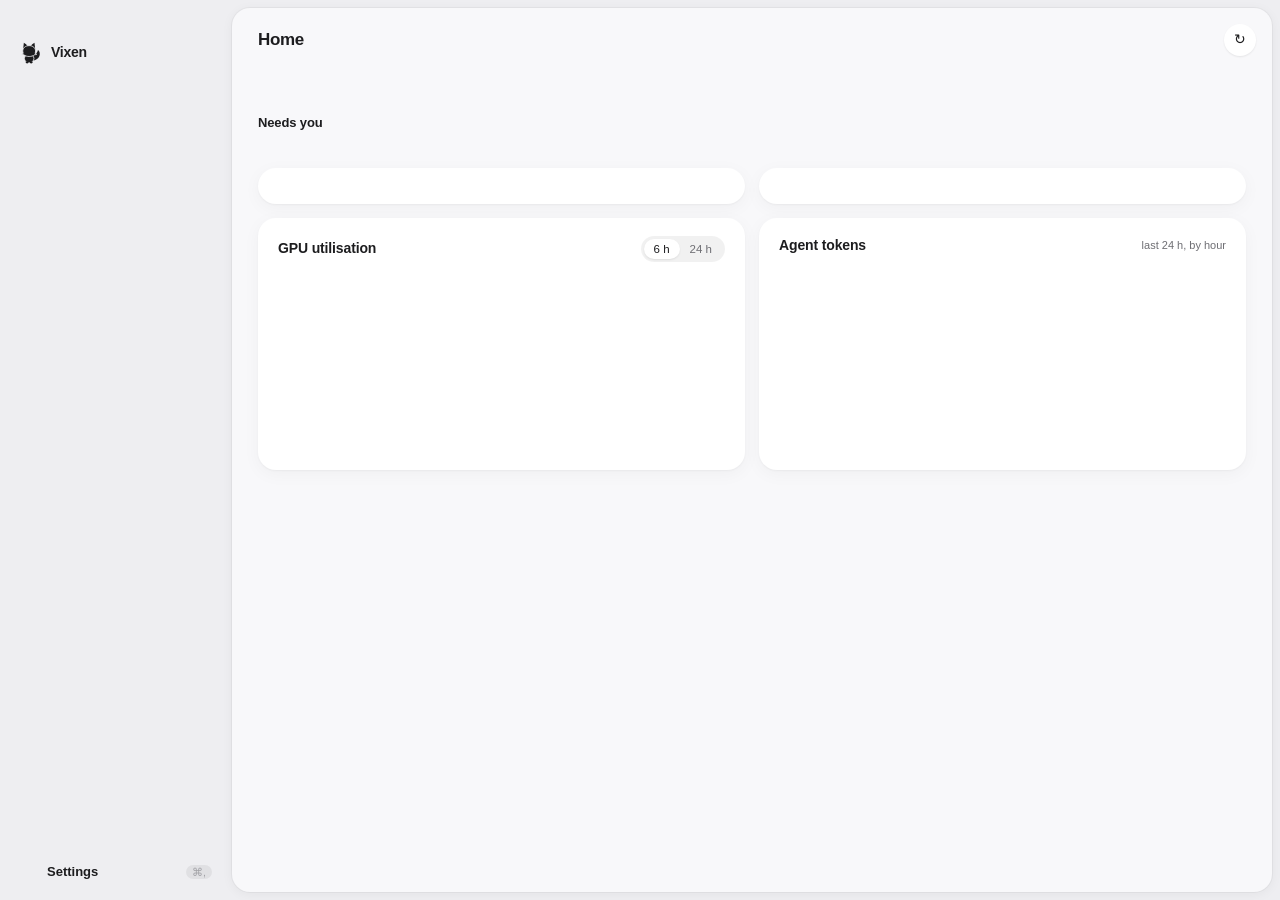
<file: app/ui/index.html>
<!doctype html>
<html lang="en">
<head>
  <meta charset="utf-8">
  <meta name="viewport" content="width=device-width, initial-scale=1">
  <title>Vixen</title>
  <link rel="stylesheet" href="styles.css">
</head>
<body>
  <aside class="sidebar">
    <div class="traffic"></div>
    <div class="brand">
      <svg class="logo"><use href="#logo"/></svg>
      <span>Vixen</span>
    </div>
    <nav id="targets" aria-label="Navigation"></nav>
    <footer class="side-foot">
      <button class="nav-item top" id="btn-settings" title="Settings (⌘,)">
        <span class="nav-ic" id="settings-ic"></span><span class="nav-name">Settings</span>
        <span class="nav-pills"><span id="settings-dirty"></span><kbd>⌘,</kbd></span>
      </button>
    </footer>
  </aside>

  <main id="view-settings" class="settings" hidden>
    <header class="toolbar">
      <div class="title-block">
        <h1>Settings</h1>
        <div id="set-path" class="muted mono"></div>
      </div>
      <div class="spacer"></div>
      <button class="ghost" id="set-open" title="Open the TOML file in your editor">Open file</button>
      <button id="set-revert" disabled>Revert</button>
      <button id="set-save" class="primary" disabled title="Save (⌘S)">Save</button>
    </header>
    <div class="settings-layout">
      <nav class="set-nav" id="set-nav" aria-label="Settings sections"></nav>
      <div class="content set-content">
        <div class="settings-body">
          <div id="set-error"></div>
          <section class="set-pane" data-pane="general" hidden>
            <header class="pane-head"><div><h2>General</h2><p>How often machines are polled and how much of each job log is read.</p></div><span class="scope save">Saved to config.toml</span></header>
<div class="group-box">
          <label class="row">
            <div><div class="row-title">Poll interval</div><div class="row-help">How often each target is checked, unless it sets its own.</div></div>
            <div class="unit"><input id="g-interval" type="number" min="2" step="1"><span>sec</span></div>
          </label>
          <label class="row">
            <div><div class="row-title">Log tail</div><div class="row-help">Read from the end of each job log to find progress.</div></div>
            <div class="unit"><input id="g-tail" type="number" min="1" step="1"><span>KB</span></div>
          </label>
        </div>
          </section>
          <section class="set-pane" data-pane="machines" hidden>
            <header class="pane-head"><div><h2>Machines</h2><p>SSH hosts, clusters and cloud providers to monitor. Hosts are aliases from ~/.ssh/config.</p></div><span class="scope save">Saved to config.toml</span></header>
            <div class="pane-actions"><button id="t-add" class="ghost">＋ Add machine</button></div>
            <div class="targets-pane">
          <div id="t-list" class="t-list"></div>
          <div id="t-form" class="t-form"></div>
        
          </section>
          <section class="set-pane" data-pane="agents" hidden>
            <header class="pane-head"><div><h2>Agents</h2><p>Coding agents read from each tool's local session files on this Mac.</p></div><span class="scope save">Saved to config.toml</span></header>
<div class="group-box" id="agent-cfg">
          <div class="row">
            <div><div class="row-title">Watch code agents</div><div class="row-help">Show Claude Code, Codex, Antigravity and OpenCode sessions on this Mac.</div></div>
            <div class="ctl"><label class="switch"><input type="checkbox" data-ag="enabled"><span></span></label></div>
          </div>
          <div class="row">
            <div><div class="row-title">Tools</div><div class="row-help">Which agents to read.</div></div>
            <div class="ctl tool-toggles">
              <label><input type="checkbox" data-ag="claude_code"> Claude Code</label>
              <label><input type="checkbox" data-ag="codex"> Codex</label>
              <label><input type="checkbox" data-ag="antigravity"> Antigravity</label>
              <label><input type="checkbox" data-ag="opencode"> OpenCode</label>
            </div>
          </div>
          <div class="row">
            <div><div class="row-title">Live Claude limits</div><div class="row-help">Fetch plan limits every 5 min using Claude Code's saved login (macOS asks once for Keychain access). Off: limits update when you run /usage.</div></div>
            <div class="ctl"><label class="switch"><input type="checkbox" data-ag="live_claude_limits"><span></span></label></div>
          </div>
          <label class="row">
            <div><div class="row-title">Window</div><div class="row-help">List sessions active within this many hours.</div></div>
            <div class="unit"><input data-ag="window_hours" type="number" min="1" step="1"><span>h</span></div>
          </label>
        </div>
          </section>
          <section class="set-pane" data-pane="insights" hidden>
            <header class="pane-head"><div><h2>Insights</h2><p>A local model reads your jobs' logs and your agents' transcripts, then writes a short note on each. It runs on Ollama, on this Mac by default.</p></div><span class="scope save">Saved to config.toml</span></header>
<div class="group-box" id="ins-cfg">
          <div class="row">
            <div><div class="row-title">Write insights</div><div class="row-help">Summarise running jobs and active agents on Home, in each row and in the menu bar.</div></div>
            <div class="ctl"><label class="switch"><input type="checkbox" data-ins="enabled"><span></span></label></div>
          </div>
          <label class="row">
            <div><div class="row-title">Ollama server</div><div class="row-help">Job logs and agent activity are sent here. Keep it on localhost to stay on this Mac.</div></div>
            <input data-ins="url" type="text" placeholder="http://localhost:11434" spellcheck="false" autocomplete="off">
          </label>
          <div class="row">
            <div><div class="row-title">Model</div><div class="row-help" id="ins-status">Any chat model from <span class="mono">ollama list</span>. Small general models (Gemma, Llama, Qwen) work well.</div></div>
            <div class="ctl ins-model"><select data-ins="model"></select><button id="ins-check" title="Look up installed models">Check</button></div>
          </div>
          <label class="row">
            <div><div class="row-title">Every</div><div class="row-help">How often a new summary is written. Skipped when nothing changed.</div></div>
            <div class="unit"><input data-ins="interval" type="number" min="1" step="1"><span>min</span></div>
          </label>
          <div class="row">
            <div><div class="row-title">Read job logs</div><div class="row-help">Include the last lines of each running job's log (one extra SSH round trip per job).</div></div>
            <div class="ctl"><label class="switch"><input type="checkbox" data-ins="job_logs"><span></span></label></div>
          </div>
        </div>
            <p class="pane-note">No Ollama yet? Install it from ollama.com, then run <span class="mono">ollama pull gemma3</span>.</p>
          </section>
          <section class="set-pane" data-pane="menubar" hidden>
            <header class="pane-head"><div><h2>Menu bar</h2><p>What the fox in the menu bar shows next to it.</p></div><span class="scope now">Applies immediately</span></header>
<div class="group-box"><div class="row">
            <div><div class="row-title">Menu bar</div><div class="row-help">What appears next to the fox in the menu bar.</div></div>
            <div class="ctl"><div class="segmented" id="pref-tray">
              <button data-tray="icon">Icon</button><button data-tray="count">Count</button><button data-tray="count_eta">Count + ETA</button>
            </div></div>
          </div></div>
          </section>
          <section class="set-pane" data-pane="fox" hidden>
            <header class="pane-head"><div><h2>Floating icon</h2><p>An optional icon above your windows. Click it for the summary; drag to move it.</p></div><span class="scope now">Applies immediately</span></header>
<div class="group-box"><div class="row">
            <div><div class="row-title">Floating button</div><div class="row-help">A small icon button above all windows. Click for the summary; drag to move it.</div></div>
            <div class="ctl"><label class="switch"><input type="checkbox" id="pref-float"><span></span></label></div>
          </div><div class="row fox-row">
            <div><div class="row-title">Icon</div><div class="row-help">Which icon floats on your screen.</div></div>
            <div class="fox-picker" id="pref-fox"></div>
          </div></div>
          </section>
          <section class="set-pane" data-pane="notifications" hidden>
            <header class="pane-head"><div><h2>Notifications</h2><p>When the floating icon and macOS tell you something happened.</p></div><span class="scope now">Applies immediately</span></header>
<div class="group-box"><div class="row">
            <div><div class="row-title">Icon messages</div><div class="row-help">The floating icon shows a message (close it with ✕) when these happen.</div></div>
            <div class="ctl tool-toggles" id="pref-events">
              <label><input type="checkbox" data-ev="started"> Job started</label>
              <label><input type="checkbox" data-ev="finished"> Finished</label>
              <label><input type="checkbox" data-ev="failed"> Failed</label>
              <label><input type="checkbox" data-ev="limits"> Limits</label>
              <label><input type="checkbox" data-ev="insights"> Insights</label>
            </div>
          </div><label class="row">
            <div><div class="row-title">Limit alert</div><div class="row-help">Alert when any agent limit (session, weekly…) reaches this. 0 turns it off.</div></div>
            <div class="unit"><input id="pref-limit" type="number" min="0" max="100" step="5"><span>%</span></div>
          </label></div>
            <p class="pane-note">macOS notifications are sent for finished and failed jobs, agents waiting for you, limits above the threshold, and problems an insight newly flags (when Insights is on). Manage them in System Settings → Notifications → Vixen.</p>
          </section>
          <section class="set-pane" data-pane="about" hidden>
            <header class="pane-head"><div><h2>About</h2><p></p></div></header>
            <div class="about">
              <svg class="about-logo"><use href="#logo"/></svg>
              <div><div class="about-name">Vixen <span id="about-version" class="muted"></span></div>
              <div class="muted">GPU, job and coding-agent monitoring.</div></div>
            </div>
            <div class="group-box">
              <div class="row"><div><div class="row-title">Updates</div><div class="row-help" id="upd-help">Not checked yet</div></div>
                <div class="ctl upd-ctl"><button class="ghost" id="upd-notes" hidden>Release notes</button><button id="upd-check">Check now</button><button class="primary" id="upd-install" hidden>Update</button></div></div>
              <div class="row"><div><div class="row-title">Check automatically</div><div class="row-help">Look for a new release every few hours. A banner and a notification say when one is out.</div></div>
                <div class="ctl"><label class="switch"><input type="checkbox" id="pref-updates"><span></span></label></div></div>
            </div>
            <div class="group-box">
              <div class="row"><div><div class="row-title">Configuration</div><div class="row-help mono" id="about-path"></div></div>
                <div class="ctl"><button id="about-open">Open file</button></div></div>
              <div class="row"><div><div class="row-title">Source and releases</div><div class="row-help">github.com/kleyt0n/vixen</div></div>
                <div class="ctl"><button id="about-gh">Open on GitHub</button></div></div>
            </div>
          </section>
        </div>
      </div>
    </div>
  </main>

  <main id="view-home">
    <header class="toolbar">
      <div class="title-block">
        <h1>Home</h1>
        <div id="home-sub" class="muted"></div>
      </div>
      <span class="spacer"></span>
      <button id="home-refresh" class="icon" title="Refresh now (⌘R)">↻</button>
    </header>
    <div class="content">
      <div class="home">
        <section class="card insights-card" id="insights" hidden></section>
        <section>
          <h2 class="section-title">Needs you <span id="attn-count" class="count"></span></h2>
          <div id="attn" class="attn"></div>
        </section>
        <div class="home-grid">
          <section class="card" id="home-compute"></section>
          <section class="card" id="home-agents"></section>
        </div>
        <div class="home-grid trends">
          <section class="card">
            <div class="card-head"><h2>GPU utilisation</h2>
              <div class="segmented" id="util-range"><button data-r="6" class="on">6 h</button><button data-r="24">24 h</button></div></div>
            <div id="util-legend"></div>
            <div class="chart-box" id="util-chart"></div>
          </section>
          <section class="card">
            <div class="card-head"><h2>Agent tokens</h2><span class="muted small">last 24 h, by hour</span></div>
            <div id="tok-legend"></div>
            <div class="chart-box" id="tok-chart"></div>
          </section>
        </div>
      </div>
    </div>
  </main>

  <main id="view-agents" hidden>
    <header class="toolbar">
      <div class="title-block">
        <h1 id="agents-title">Agents</h1>
        <div id="agents-sub" class="muted"></div>
      </div>
      <span class="spacer"></span>
      <div class="segmented" id="agent-filter">
        <button data-af="active" class="on">Active</button>
        <button data-af="all">All</button>
      </div>
      <input id="agent-search" type="search" placeholder="Filter sessions" autocomplete="off" spellcheck="false">
    </header>
    <div class="content">
      <div class="agents">
        <div id="usage" class="usage-grid"></div>
        <div id="agents"></div>
      </div>
    </div>
  </main>

  <main id="view-dash" hidden>
    <header class="toolbar">
      <div class="title-block">
        <h1 id="title">Overview</h1>
        <div id="subtitle" class="muted"></div>
      </div>
      <div id="stats" class="stats"></div>
      <input id="search" type="search" placeholder="Filter jobs  /" autocomplete="off" spellcheck="false">
      <button id="btn-refresh" class="icon" title="Refresh now (⌘R)">↻</button>
    </header>

    <div class="content">
      <div id="banner"></div>
      <section>
        <h2 class="section-title">GPUs <span id="gpu-count" class="count"></span></h2>
        <div id="gpus" class="gpu-grid"></div>
      </section>
      <section>
        <div class="jobs-head">
          <h2 class="section-title">Jobs <span id="job-count" class="count"></span></h2>
          <div class="segmented" id="filter">
            <button data-f="active">Running</button>
            <button data-f="queued">Queued</button>
            <button data-f="all" class="on">All</button>
          </div>
        </div>
        <div id="jobs" class="jobs"></div>
      </section>
    </div>
  </main>

  <div id="sheet" class="sheet" hidden>
    <div class="sheet-head">
      <div>
        <div id="sheet-title" class="sheet-title"></div>
        <div id="sheet-sub" class="muted mono small"></div>
      </div>
      <div class="sheet-actions">
        <select id="sheet-lines" title="Lines">
          <option>100</option><option selected>300</option><option>1000</option>
        </select>
        <button id="sheet-refresh" class="icon" title="Reload log">↻</button>
        <button id="sheet-close" class="icon" title="Close (Esc)">✕</button>
      </div>
    </div>
    <pre id="sheet-body" class="log"></pre>
  </div>

  <div id="modal" class="modal" hidden>
    <div class="dialog" role="dialog" aria-modal="true">
      <div id="modal-title" class="dialog-title"></div>
      <div id="modal-body" class="muted"></div>
      <div class="dialog-actions">
        <button id="modal-cancel">Keep</button>
        <button id="modal-ok" class="danger"></button>
      </div>
    </div>
  </div>

  <datalist id="ssh-hosts"></datalist>
  <div id="update-banner" class="update-banner" role="status" hidden></div>
  <div id="toast" class="toast" hidden></div>

  <script src="common.js"></script>
  <script src="foxes.js"></script>
  <script src="charts.js"></script>
  <script src="app.js"></script>
</body>
</html>
</file>
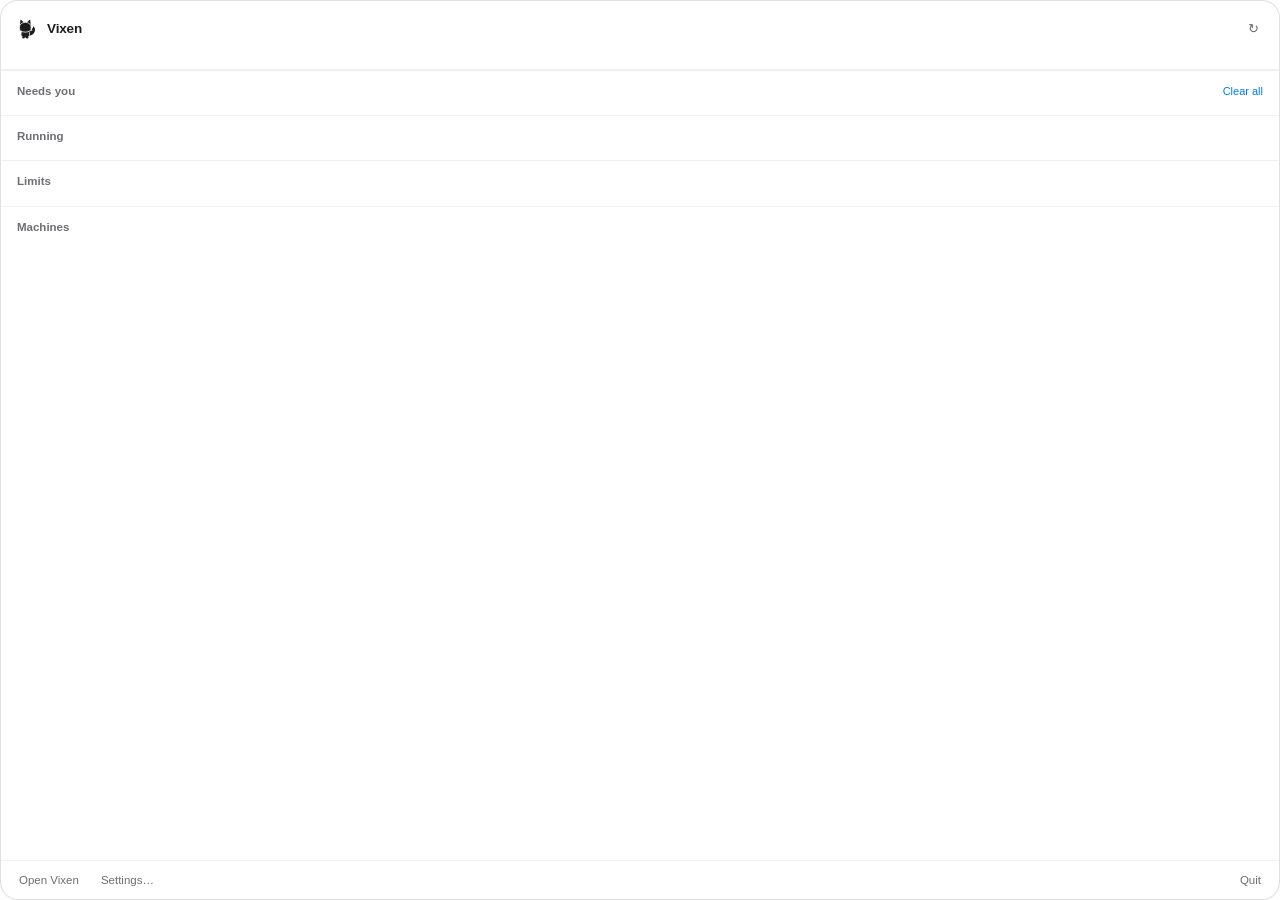
<file: app/ui/panel.html>
<!doctype html>
<html lang="en">
<head>
  <meta charset="utf-8">
  <title>Vixen</title>
  <link rel="stylesheet" href="styles.css">
  <link rel="stylesheet" href="panel.css">
</head>
<body class="panel-body">
  <div class="panel">
    <header class="p-head" title="Drag to move · double-click to fit content">
      <svg class="logo"><use href="#logo"/></svg>
      <div class="p-title"><b id="p-title">Vixen</b><span id="p-sub"></span></div>
      <button class="ghost icon" id="p-refresh" title="Refresh now">↻</button>
    </header>
    <div class="p-tiles" id="p-tiles"></div>
    <div class="p-scroll" id="p-scroll">
      <div id="p-banner"></div>
      <div id="p-update"></div>
      <section class="p-sec" id="sec-insight" hidden><div class="p-label">Insights <b id="p-ins-when"></b></div><div id="p-insight"></div></section>
      <section class="p-sec" id="sec-needs"><div class="p-label">Needs you <button class="link" id="p-needs-clear">Clear all</button></div><div id="p-needs"></div></section>
      <section class="p-sec" id="sec-run"><div class="p-label">Running <b id="p-next"></b></div><div id="p-timeline" class="timeline"></div><div id="p-queued"></div></section>
      <section class="p-sec" id="sec-limits"><div class="p-label">Limits</div><div id="p-limits"></div></section>
      <section class="p-sec" id="sec-machines"><div class="p-label">Machines</div><div id="p-machines" class="chips"></div></section>
    </div>
    <footer class="p-foot">
      <button class="ghost" data-a="open">Open Vixen</button>
      <button class="ghost" data-a="settings">Settings…</button>
      <span class="spacer"></span>
      <span class="p-updated" data-ago="0" id="p-updated"></span>
      <button class="ghost" data-a="quit">Quit</button>
    </footer>
  </div>
  <script src="common.js"></script>
  <script src="panel.js"></script>
</body>
</html>
</file>
<file: app/ui/styles.css>
:root {
  --bg: #f8f8fa;
  --panel: #ffffff;
  --side: #eeeef1;
  --line: rgba(0, 0, 0, 0.06);
  --line-strong: rgba(0, 0, 0, 0.12);
  --text: #1d1d1f;
  --muted: #6e6e73;
  --faint: #a1a1a6;
  --hover: rgba(0, 0, 0, 0.04);
  --select: rgba(0, 122, 255, 0.1);
  --raised: #ffffff;
  --accent: #007aff;
  --green: #28a745;
  --green-soft: rgba(40, 167, 69, 0.14);
  --blue: #0a84ff;
  --blue-soft: rgba(10, 132, 255, 0.12);
  --amber: #c27c00;
  --amber-soft: rgba(255, 159, 10, 0.16);
  --red: #e5342b;
  --red-soft: rgba(255, 59, 48, 0.12);
  --track: rgba(0, 0, 0, 0.055);
  --shadow: 0 1px 2px rgba(0, 0, 0, 0.04), 0 4px 18px rgba(0, 0, 0, 0.04);
  --shadow-sm: 0 1px 2px rgba(0, 0, 0, 0.08);
  --canvas-shadow: 0 0 0 1px rgba(0, 0, 0, 0.04), 0 2px 12px rgba(0, 0, 0, 0.05);
  --r-xs: 8px;
  --r-sm: 10px;
  --r-md: 14px;
  --r-lg: 18px;
  --r-pill: 999px;
  --mono: ui-monospace, "SF Mono", Menlo, monospace;
  color-scheme: light dark;
}

/* Chart series: validated categorical palette (light steps here, dark steps below). */
:root {
  --series-1: #2a78d6; --series-2: #eb6834; --series-3: #1baf7a; --series-4: #eda100;
  --series-5: #e87ba4; --series-6: #008300; --series-7: #6250d6; --series-8: #e34948;
}

@media (prefers-color-scheme: dark) {
  :root {
    --series-1: #3987e5; --series-2: #d95926; --series-3: #199e70; --series-4: #c98500;
    --series-5: #d55181; --series-6: #0ca30c; --series-7: #9085e9; --series-8: #e66767;
    --bg: #1c1c1f;
    --panel: #252528;
    --side: #131315;
    --line: rgba(255, 255, 255, 0.06);
    --line-strong: rgba(255, 255, 255, 0.12);
    --text: #f2f2f7;
    --muted: #98989f;
    --faint: #636366;
    --hover: rgba(255, 255, 255, 0.045);
    --select: rgba(10, 132, 255, 0.18);
    --raised: rgba(255, 255, 255, 0.09);
    --accent: #0a84ff;
    --green: #32d74b;
    --green-soft: rgba(50, 215, 75, 0.14);
    --blue: #409cff;
    --blue-soft: rgba(64, 156, 255, 0.16);
    --amber: #ffb340;
    --amber-soft: rgba(255, 179, 64, 0.15);
    --red: #ff6961;
    --red-soft: rgba(255, 105, 97, 0.15);
    --track: rgba(255, 255, 255, 0.07);
    --shadow: inset 0 0 0 1px rgba(255, 255, 255, 0.04);
    --shadow-sm: inset 0 0 0 1px rgba(255, 255, 255, 0.06);
    --canvas-shadow: 0 0 0 1px rgba(255, 255, 255, 0.05), 0 2px 16px rgba(0, 0, 0, 0.35);
  }
}

* { box-sizing: border-box; }
[hidden] { display: none !important; }
html, body { height: 100%; margin: 0; }
body {
  display: flex;
  background: var(--side);
  color: var(--text);
  font: 13px/1.4 -apple-system, BlinkMacSystemFont, "SF Pro Text", "Helvetica Neue", sans-serif;
  -webkit-font-smoothing: antialiased;
  -webkit-user-select: none;
  user-select: none;
  cursor: default;
  overflow: hidden;
}
button, input, select { font: inherit; color: inherit; }
.muted { color: var(--muted); }
.faint { color: var(--faint); }
.mono { font-family: var(--mono); }
.small { font-size: 11px; }
.num { font-variant-numeric: tabular-nums; }

/* ---- sidebar ------------------------------------------------------------ */
.sidebar {
  width: 232px;
  flex: none;
  display: flex;
  flex-direction: column;
  background: var(--side);
}
.traffic { height: 38px; flex: none; }
.brand { display: flex; align-items: center; gap: 9px; padding: 4px 20px 14px; font-weight: 650; font-size: 14px; letter-spacing: -0.02em; }
.logo { width: 22px; height: 22px; flex: none; color: var(--text); fill: currentColor; }
#targets { flex: 1; overflow-y: auto; padding: 0 10px; }
.nav-label {
  font-size: 11px; font-weight: 600; color: var(--faint);
  padding: 14px 10px 6px; letter-spacing: 0.02em;
}
.nav-item {
  display: grid;
  grid-template-columns: 10px 1fr auto;
  align-items: center;
  gap: 9px;
  width: 100%;
  padding: 7px 10px;
  border: 0;
  border-radius: 7px;
  background: none;
  text-align: left;
}
.nav-item { box-shadow: none; }
.nav-item:hover { background: var(--hover); filter: none; }
.nav-item.on { background: var(--select); }
.nav-name { font-weight: 500; overflow: hidden; text-overflow: ellipsis; white-space: nowrap; }
.nav-kind { grid-column: 2 / 4; font-size: 11px; color: var(--muted); margin-top: -3px; white-space: nowrap; overflow: hidden; text-overflow: ellipsis; }
.nav-badge { font-size: 11px; color: var(--muted); font-variant-numeric: tabular-nums; }
.dot { width: 8px; height: 8px; border-radius: 50%; background: var(--faint); }
.dot.ok { background: var(--green); }
.dot.stale { background: var(--amber); }
.dot.down { background: var(--red); }
.dot.wait { background: var(--faint); animation: pulse 1.2s ease-in-out infinite; }
@keyframes pulse { 50% { opacity: 0.35; } }
.gear { font-size: 13px; color: var(--muted); text-align: center; }
#settings-dirty { color: var(--accent); }

/* ---- buttons ------------------------------------------------------------ */
button {
  border: 0;
  border-radius: var(--r-pill);
  padding: 6px 14px;
  background: var(--raised);
  box-shadow: var(--shadow-sm);
  transition: background 0.15s, filter 0.15s;
}
button:hover { filter: brightness(0.97); }
button:active { filter: brightness(0.93); }
button.icon { width: 32px; height: 32px; padding: 0; display: inline-grid; place-items: center; font-size: 14px; }
button.ghost { background: none; box-shadow: none; color: var(--muted); }
button.ghost:hover { background: var(--hover); color: var(--text); }
button.danger { background: var(--red); color: #fff; box-shadow: none; }
button.primary { background: var(--accent); color: #fff; box-shadow: none; }
button:disabled { opacity: 0.45; filter: none; }
.danger-text { color: var(--red) !important; }
button.spin { animation: spin 0.8s linear infinite; }
@keyframes spin { to { transform: rotate(360deg); } }

/* ---- main --------------------------------------------------------------- */
main {
  flex: 1; display: flex; flex-direction: column; min-width: 0;
  margin: 8px 8px 8px 0; border-radius: var(--r-lg); background: var(--bg);
  box-shadow: var(--canvas-shadow); overflow: hidden;
}
.toolbar {
  height: 64px;
  flex: none;
  display: flex;
  align-items: center;
  gap: 14px;
  padding: 0 16px 0 26px;
}
.title-block { flex: 1 1 200px; min-width: 150px; overflow: hidden; }
h1 { font-size: 17px; font-weight: 650; letter-spacing: -0.02em; margin: 0; white-space: nowrap; }
#subtitle { font-size: 11px; white-space: nowrap; overflow: hidden; text-overflow: ellipsis; }
/* Stats that don't fit wrap onto a hidden second row, so none is ever cut in half. */
.stats { flex: 0 1 auto; min-width: 0; height: 36px; display: flex; flex-wrap: wrap; align-content: flex-start; gap: 0 18px; justify-content: flex-end; overflow: hidden; }
.stat { flex: none; }
.stat { text-align: right; white-space: nowrap; }
.stat b { display: block; font-size: 14px; font-weight: 600; font-variant-numeric: tabular-nums; }
.stat span { font-size: 11px; color: var(--muted); }
#search {
  width: 200px;
  padding: 7px 14px;
  border: 0;
  border-radius: var(--r-pill);
  background: var(--track);
  outline: none;
  -webkit-user-select: text;
}
#search:focus { box-shadow: 0 0 0 3px var(--select); }

.content { flex: 1; overflow-y: auto; padding: 12px 26px 40px; }
section + section { margin-top: 30px; }
.section-title { font-size: 13px; font-weight: 600; color: var(--text); margin: 0 0 12px; letter-spacing: -0.01em; }
.count { color: var(--faint); font-weight: 500; margin-left: 4px; }
.empty { color: var(--faint); padding: 18px 2px; }

#banner:empty { display: none; }
.banner {
  display: flex; gap: 10px; align-items: baseline;
  padding: 9px 12px; margin-bottom: 10px;
  border-radius: var(--r-md); background: var(--red-soft); color: var(--text);
}
.banner.warn { background: var(--amber-soft); }
.banner b { white-space: nowrap; }
.banner .msg { flex: 1; word-break: break-word; -webkit-user-select: text; user-select: text; }

/* ---- GPU cards ---------------------------------------------------------- */
.gpu-grid { display: grid; grid-template-columns: repeat(auto-fill, minmax(250px, 1fr)); gap: 12px; }
.gpu-grid > .empty { grid-column: 1 / -1; }
.gpu {
  position: relative;
  padding: 16px 18px;
  border-radius: var(--r-lg);
  background: var(--panel);
  box-shadow: var(--shadow);
  overflow: hidden;
}
.gpu-top { display: flex; justify-content: space-between; align-items: center; gap: 8px; }
.gpu-id { display: flex; align-items: center; gap: 10px; min-width: 0; }
.gpu-name { font-weight: 600; white-space: nowrap; overflow: hidden; text-overflow: ellipsis; }
.gpu-where { font-size: 11px; color: var(--muted); white-space: nowrap; overflow: hidden; text-overflow: ellipsis; }
.gpu-util { font-size: 24px; font-weight: 600; font-variant-numeric: tabular-nums; letter-spacing: -0.02em; }
.gpu-util small { font-size: 13px; color: var(--muted); font-weight: 500; }
.spark { display: block; width: 100%; height: 36px; margin: 8px 0 12px; }
.spark path.area { fill: var(--green-soft); }
.spark path.line { fill: none; stroke: var(--green); stroke-width: 1.5; vector-effect: non-scaling-stroke; }
.meters { display: grid; gap: 8px; }
.meter { display: grid; grid-template-columns: 34px 1fr auto; gap: 8px; align-items: center; font-size: 11px; }
.meter > span:first-child { color: var(--muted); }
.meter > span:last-child { font-variant-numeric: tabular-nums; color: var(--muted); }
.track { height: 6px; border-radius: var(--r-pill); background: var(--track); overflow: hidden; }
.fill { height: 100%; border-radius: var(--r-pill); background: var(--accent); transition: width 0.4s ease; }
.fill.green { background: var(--green); }
.fill.amber { background: var(--amber); }
.fill.red { background: var(--red); }
.gpu-foot { display: flex; gap: 12px; margin-top: 12px; font-size: 11px; color: var(--muted); font-variant-numeric: tabular-nums; }
.gpu-foot .hot { color: var(--red); }

/* ---- jobs --------------------------------------------------------------- */
.jobs-head { display: flex; align-items: center; justify-content: space-between; margin-bottom: 10px; }
.jobs-head .section-title { margin: 0; }
.segmented { display: flex; padding: 3px; border-radius: var(--r-pill); background: var(--track); }
.segmented button { padding: 4px 13px; background: none; box-shadow: none; border-radius: var(--r-pill); font-size: 12px; color: var(--muted); }
.segmented button.on { background: var(--raised); color: var(--text); box-shadow: var(--shadow-sm); }

.jobs { border-radius: var(--r-lg); background: var(--panel); box-shadow: var(--shadow); overflow: hidden; }
.empty.pad { padding: 16px 14px; }
.job-cols, .job {
  display: grid;
  grid-template-columns: 96px minmax(150px, 1.4fr) minmax(170px, 1.5fr) 118px 118px minmax(90px, 0.8fr) 30px;
  gap: 14px;
  align-items: center;
  padding: 11px 18px;
}
.job-cols {
  padding-top: 8px; padding-bottom: 8px;
  font-size: 11.5px; font-weight: 500; color: var(--faint);
  border-bottom: 1px solid var(--line);
}
.job { border-bottom: 1px solid var(--line); }
.job:last-child { border-bottom: 0; }
.job:hover { background: var(--hover); }
.job.open { background: var(--hover); }
.cell { min-width: 0; }
.cell .l1 { white-space: nowrap; overflow: hidden; text-overflow: ellipsis; }
.cell .l2 { font-size: 11px; color: var(--muted); white-space: nowrap; overflow: hidden; text-overflow: ellipsis; margin-top: 1px; }
.name { font-weight: 500; }
.pill {
  display: inline-flex; align-items: center; gap: 5px;
  padding: 3px 10px; border-radius: var(--r-pill);
  font-size: 11px; font-weight: 500;
  background: var(--track); color: var(--muted);
}
.pill::before { content: ""; width: 6px; height: 6px; border-radius: 50%; background: currentColor; }
.pill.running { background: var(--green-soft); color: var(--green); }
.pill.completing { background: var(--green-soft); color: var(--green); }
.pill.pending { background: var(--blue-soft); color: var(--blue); }
.pill.held, .pill.suspended { background: var(--amber-soft); color: var(--amber); }
.pill.failed { background: var(--red-soft); color: var(--red); }
.prog { display: grid; grid-template-columns: 1fr 44px; gap: 8px; align-items: center; }
.prog .track { height: 6px; }
.prog .pct { font-size: 12px; text-align: right; font-variant-numeric: tabular-nums; }
.eta b { font-size: 13px; font-weight: 600; font-variant-numeric: tabular-nums; }
.eta .warn { color: var(--red); }
.approx { color: var(--muted); font-weight: 500; }
.more {
  width: 26px; height: 26px; padding: 0;
  background: none; box-shadow: none; color: var(--muted);
  font-size: 15px; border-radius: var(--r-pill);
}
.more:hover { background: var(--track); }

.detail {
  padding: 6px 18px 16px 128px;
  border-bottom: 1px solid var(--line);
  background: var(--hover);
}
.detail dl { display: grid; grid-template-columns: 110px 1fr; gap: 4px 12px; margin: 0 0 12px; font-size: 12px; }
.detail dt { color: var(--muted); }
.detail dd { margin: 0; min-width: 0; word-break: break-all; -webkit-user-select: text; user-select: text; }
.lastline {
  font-family: var(--mono); font-size: 11.5px;
  padding: 10px 12px; border-radius: var(--r-sm);
  background: var(--panel); box-shadow: var(--shadow-sm);
  white-space: pre-wrap; word-break: break-all;
  -webkit-user-select: text; user-select: text;
  margin-bottom: 12px;
}
.detail-actions { display: flex; gap: 8px; }
.detail-actions .danger-text { color: var(--red); }

.group {
  display: flex; align-items: center; gap: 8px;
  width: 100%; padding: 8px 14px;
  border: 0; border-radius: 0; box-shadow: none;
  border-bottom: 1px solid var(--line);
  background: var(--bg); color: var(--muted);
  font-size: 12px; font-weight: 600; text-align: left;
}
.group .chev { display: inline-block; width: 10px; transition: transform 0.15s; }
.group.open .chev { transform: rotate(90deg); }
.group:hover { filter: none; color: var(--text); }
.group .gbtn { margin-left: auto; font-weight: 500; }

/* ---- vendor badges ------------------------------------------------------ */
.vendor {
  width: 28px; height: 28px; flex: none;
  display: inline-grid; place-items: center;
  border-radius: var(--r-xs); background: #3a3a3c;
}
.vendor svg { width: 64%; height: 64%; }
.vendor.v-nvidia svg { width: 72%; height: 72%; }
.vendor.sm { width: 18px; height: 18px; border-radius: 6px; }
.vendor.v-nvidia { background: #76b900; }
.vendor.v-amd { background: #1d1d1f; }
.vendor.v-intel { background: #0071c5; }
.vendor.v-apple { background: linear-gradient(180deg, #4a4a4f, #1d1d1f); }
@media (prefers-color-scheme: dark) { .vendor.v-amd { background: #000; box-shadow: inset 0 0 0 1px var(--line-strong); } }

/* ---- settings ----------------------------------------------------------- */
.spacer { flex: 1; align-self: stretch; }
#set-path { font-size: 11px; max-width: 420px; overflow: hidden; text-overflow: ellipsis; white-space: nowrap; }
.settings .toolbar { gap: 8px; }
.settings-body { max-width: 940px; margin: 0 auto; }
.section-head { display: flex; align-items: center; justify-content: space-between; margin: 26px 0 10px; }
.section-head .section-title { margin: 0; }
h3.sub { font-size: 12px; font-weight: 600; color: var(--muted); margin: 22px 6px 8px; }
.group-box { border-radius: var(--r-lg); background: var(--panel); box-shadow: var(--shadow); }
.row {
  display: grid; grid-template-columns: 1fr minmax(180px, 260px); gap: 16px; align-items: center;
  padding: 12px 18px; min-height: 52px;
}
.row + .row { border-top: 1px solid var(--line); }
.row-title { font-weight: 500; }
.row-help { font-size: 11.5px; color: var(--muted); margin-top: 1px; }
.field-err { font-size: 11.5px; color: var(--red); }
.field-err:empty { display: none; }
.ctl { display: flex; justify-content: flex-end; }
.row input:not([type="checkbox"]) {
  width: 100%; padding: 7px 12px; border: 0; border-radius: var(--r-sm);
  background: var(--track); outline: none;
  -webkit-user-select: text; user-select: text;
}
.row input:focus { box-shadow: 0 0 0 3px var(--select); }
.row.invalid input { box-shadow: 0 0 0 1.5px var(--red); }
.unit { display: flex; align-items: center; gap: 8px; justify-content: flex-end; width: 100%; }
.unit input { max-width: 90px; text-align: right; font-variant-numeric: tabular-nums; }
.unit span { color: var(--muted); font-size: 12px; width: 26px; }

.switch { position: relative; display: inline-block; width: 38px; height: 22px; flex: none; }
.switch input { position: absolute; opacity: 0; inset: 0; margin: 0; cursor: pointer; }
.switch span { position: absolute; inset: 0; border-radius: var(--r-pill); background: var(--line-strong); transition: background 0.15s; pointer-events: none; }
.switch span::after {
  content: ""; position: absolute; top: 2px; left: 2px; width: 18px; height: 18px; border-radius: 50%;
  background: #fff; box-shadow: 0 1px 2px rgba(0, 0, 0, 0.25); transition: transform 0.15s;
}
.switch input:checked + span { background: var(--green); }
.switch input:checked + span::after { transform: translateX(16px); }
.switch.disabled { opacity: 0.4; }

.targets-pane { display: grid; grid-template-columns: 230px 1fr; gap: 14px; align-items: start; }
.t-list { border-radius: var(--r-lg); background: var(--panel); box-shadow: var(--shadow); padding: 5px; position: sticky; top: 0; }
.t-item {
  display: grid; grid-template-columns: 10px 1fr; gap: 0 9px; align-items: center;
  width: 100%; padding: 8px 10px; border-radius: var(--r-sm);
  background: none; box-shadow: none; text-align: left;
}
.t-item:hover { background: var(--hover); filter: none; }
.t-item.on { background: var(--select); }
.t-item.off .t-name { color: var(--muted); }
.t-name { font-weight: 500; overflow: hidden; text-overflow: ellipsis; white-space: nowrap; }
.t-desc { grid-column: 2; font-size: 11px; color: var(--muted); overflow: hidden; text-overflow: ellipsis; white-space: nowrap; }
.t-form h3.sub:first-of-type { margin-top: 14px; }
.form-head { display: flex; align-items: center; justify-content: space-between; gap: 12px; padding: 2px 4px; }
.form-title { font-size: 17px; font-weight: 600; letter-spacing: -0.01em; overflow: hidden; text-overflow: ellipsis; white-space: nowrap; }
.form-enabled { display: flex; align-items: center; gap: 10px; font-size: 12px; }
.form-foot { display: flex; align-items: center; gap: 8px; margin-top: 16px; padding: 0 2px; }
.test-result { font-size: 12px; color: var(--muted); min-width: 0; overflow: hidden; text-overflow: ellipsis; white-space: nowrap; }
.test-result .ok { color: var(--green); font-weight: 600; }
.test-result .bad { color: var(--red); }

/* fox picker (Settings → App) */
.fox-row { grid-template-columns: 1fr auto; }
.fox-picker { display: grid; grid-template-columns: repeat(4, 84px); gap: 8px; justify-content: end; }
.fox-picker.off { opacity: 0.55; }
.fox-card {
  display: grid; justify-items: center; gap: 2px; padding: 8px 4px 6px;
  border-radius: var(--r-md); background: var(--track); box-shadow: none; font-size: 11.5px; color: var(--muted);
}
.fox-card:hover { filter: none; background: var(--hover); box-shadow: 0 0 0 1px var(--line-strong); }
.fox-card.on { background: var(--select); color: var(--text); box-shadow: 0 0 0 2px var(--accent); }
.fox-prev { width: 52px; height: 52px; }

/* ---- navigation sections ------------------------------------------------ */
.nav-item.sub { padding-left: 18px; }
.nav-ico { width: 10px; text-align: center; color: var(--muted); font-size: 12px; }
.nav-badge.hot { color: #fff; background: var(--amber); border-radius: 8px; padding: 0 6px; font-weight: 600; }
.nav-item .tool.sm { margin-left: -3px; }

/* tool chips: each agent's mark in white on its brand colour */
.tool {
  width: 26px; height: 26px; flex: none; display: inline-grid; place-items: center;
  border-radius: var(--r-xs); background: #6e6e73; color: #fff;
}
.tool svg { width: 64%; height: 64%; }
.tool.sm { width: 16px; height: 16px; border-radius: 5px; }
.tool.lg { width: 34px; height: 34px; border-radius: var(--r-sm); }
.tool.t-claude_code { background: #d97757; }
.tool.t-codex { background: #0d0d0d; box-shadow: inset 0 0 0 1px var(--line-strong); }
.tool.t-antigravity { background: linear-gradient(135deg, #4285f4, #8e75b2); }
.tool.t-opencode { background: #211e1e; box-shadow: inset 0 0 0 1px var(--line-strong); }

/* ---- home --------------------------------------------------------------- */
.home { max-width: 1100px; margin: 0 auto; }
.attn { display: grid; gap: 8px; }
.attn-row {
  display: grid; grid-template-columns: 26px minmax(0, 1fr) auto; gap: 12px; align-items: center;
  padding: 12px 14px; border-radius: var(--r-lg); background: var(--panel); box-shadow: var(--shadow); cursor: default;
}
.attn-row .l1 { font-weight: 600; }
.attn-ico { width: 26px; height: 26px; border-radius: var(--r-xs); display: grid; place-items: center; font-weight: 700; }
.attn-ico.down { background: var(--red-soft); color: var(--red); }
.attn-ico.warn { background: var(--amber-soft); color: var(--amber); }
.all-clear { padding: 16px 18px; border-radius: var(--r-lg); background: var(--green-soft); color: var(--green); font-weight: 500; }
.home-grid { display: grid; grid-template-columns: repeat(2, minmax(0, 1fr)); gap: 14px; margin-top: 24px; }
.card { padding: 18px 20px; border-radius: var(--r-lg); background: var(--panel); box-shadow: var(--shadow); min-width: 0; }
section.card + section.card { margin-top: 0; }
.card-head { display: flex; align-items: center; justify-content: space-between; margin-bottom: 14px; }
.card-head h2 { margin: 0; font-size: 14px; font-weight: 600; letter-spacing: -0.01em; }
.hstats { display: grid; grid-template-columns: repeat(4, minmax(0, 1fr)); gap: 8px; margin-bottom: 14px; }
.hstat { padding: 10px 12px; border-radius: var(--r-md); background: var(--track); }
.hstat b { display: block; font-size: 19px; font-weight: 650; letter-spacing: -0.02em; font-variant-numeric: tabular-nums; }
.hstat span { font-size: 11px; color: var(--muted); }
.mini-list { display: grid; gap: 2px; }
.mini { padding: 8px 10px; border-radius: var(--r-sm); cursor: pointer; min-width: 0; }
.mini:hover { background: var(--hover); }
.mini-top { display: flex; justify-content: space-between; gap: 10px; align-items: baseline; }
.mini-top .name { font-weight: 500; overflow: hidden; text-overflow: ellipsis; white-space: nowrap; }
.mini-top b { font-variant-numeric: tabular-nums; }
.mini-top b.warn { color: var(--red); }
.mini .track { height: 4px; margin: 5px 0 3px; }
.mini .l2, .attn-row .l2 { font-size: 11px; color: var(--muted); overflow: hidden; text-overflow: ellipsis; white-space: nowrap; }
.agent-mini { display: grid; grid-template-columns: 16px minmax(0, 1fr); gap: 9px; align-items: center; }

/* dismiss */
.attn-acts { display: flex; gap: 6px; align-items: center; }
.dismiss {
  width: 22px; height: 22px; padding: 0; border-radius: 50%; display: grid; place-items: center;
  background: none; box-shadow: none; color: var(--faint); font-size: 11px;
}
.dismiss:hover { background: var(--track); color: var(--text); filter: none; }
button.link { background: none; box-shadow: none; padding: 0 0 0 6px; color: var(--accent); font-size: 11px; font-weight: 500; }
button.link:hover { text-decoration: underline; filter: none; }

/* ---- agents ------------------------------------------------------------- */
.agents { max-width: 1100px; margin: 0 auto; }
#agent-search { width: 180px; padding: 7px 14px; border: 0; border-radius: var(--r-pill); background: var(--track); outline: none; -webkit-user-select: text; }
.agent-group + .agent-group { margin-top: 20px; }
.agent-list { border-radius: var(--r-lg); background: var(--panel); box-shadow: var(--shadow); overflow: hidden; }
.agent {
  display: grid; grid-template-columns: 26px minmax(200px, 1fr) 84px 92px 150px 30px; gap: 14px; align-items: center;
  padding: 11px 18px; border-bottom: 1px solid var(--line); cursor: default;
}
.agent:last-child { border-bottom: 0; }
.agent:hover, .agent.open { background: var(--hover); }
.ctx { display: grid; grid-template-columns: minmax(0, 1fr) 38px; gap: 8px; align-items: center; font-size: 11px; color: var(--muted); font-variant-numeric: tabular-nums; }
.ctx .track { height: 4px; }
.fill.blue { background: var(--blue); }
.agent-detail { padding-left: 54px; }
.bubble {
  padding: 10px 12px; margin-bottom: 8px; border-radius: var(--r-md); background: var(--panel); box-shadow: var(--shadow-sm);
  font-size: 12px; white-space: pre-wrap; word-break: break-word; -webkit-user-select: text; user-select: text;
}
.bubble b { display: block; font-size: 11px; font-weight: 600; color: var(--muted); margin-bottom: 2px; }
.bubble.you { background: var(--select); box-shadow: none; }
.tool-toggles { gap: 14px; font-size: 12.5px; }
.tool-toggles label { display: inline-flex; gap: 5px; align-items: center; }
@media (max-width: 1080px) {
  .home-grid { grid-template-columns: 1fr; }
  .agent { grid-template-columns: 26px minmax(160px, 1fr) 80px 84px 30px; }
  .agent > .cell:nth-child(5) { display: none; }
}

/* ---- home charts ------------------------------------------------------- */
.home-grid.trends { margin-top: 14px; }
.chart-box { position: relative; min-height: 176px; }
.chart { display: block; }
.chart .grid { stroke: var(--line); stroke-width: 1; }
.chart .axis { fill: var(--faint); font-size: 10px; font-variant-numeric: tabular-nums; }
.chart .end { fill: var(--text); font-size: 11px; font-weight: 500; }
.chart .end .v { fill: var(--muted); font-weight: 400; }
.chart .ring { stroke: var(--panel); stroke-width: 2; }
.chart .cross { stroke: var(--line-strong); stroke-width: 1; }
.chart .hit { fill: transparent; cursor: crosshair; }
.chart-tip {
  position: absolute; z-index: 5; pointer-events: none; min-width: 120px; padding: 8px 11px; border-radius: var(--r-sm);
  background: var(--panel); box-shadow: 0 6px 20px rgba(0, 0, 0, 0.25), 0 0 0 1px var(--line-strong); font-size: 11.5px;
}
.chart-tip b { display: block; margin-bottom: 3px; }
.chart-tip div { display: flex; align-items: center; gap: 6px; }
.chart-tip div span { margin-left: auto; padding-left: 12px; font-variant-numeric: tabular-nums; }
.chart-tip .tot { margin-top: 3px; padding-top: 3px; border-top: 1px solid var(--line); color: var(--muted); }
.legend { display: flex; flex-wrap: wrap; gap: 4px 14px; margin: -2px 0 6px; font-size: 11.5px; color: var(--muted); }
.legend span, .chart-tip div { white-space: nowrap; }
.sw { display: inline-block; width: 9px; height: 9px; border-radius: 3px; margin-right: 5px; vertical-align: -1px; }
.card-head .segmented button { padding: 2px 10px; font-size: 11.5px; }

/* ---- usage & limits ----------------------------------------------------- */
.usage-grid { display: grid; grid-template-columns: repeat(auto-fill, minmax(330px, 1fr)); gap: 12px; margin-bottom: 22px; }
.usage-grid:empty { display: none; }
.usage-card { padding: 18px 20px; border-radius: var(--r-lg); background: var(--panel); box-shadow: var(--shadow); min-width: 0; }
.uc-head { display: flex; gap: 11px; align-items: center; margin-bottom: 12px; }
.uc-head .l2 { font-size: 11px; color: var(--muted); }
.limits { display: grid; gap: 7px; }
.limit { display: grid; grid-template-columns: 112px minmax(0, 1fr) 38px 104px; gap: 9px; align-items: center; font-size: 12px; }
.limit .lname { color: var(--muted); overflow: hidden; text-overflow: ellipsis; white-space: nowrap; }
.limit .track { height: 6px; }
.limit .lpct { text-align: right; font-weight: 600; font-variant-numeric: tabular-nums; }
.limit .lwhen { font-size: 11px; color: var(--faint); white-space: nowrap; }
.limit.stale { opacity: 0.5; }
.limit.compact { grid-template-columns: 88px minmax(40px, 1fr) 32px; font-size: 11px; gap: 7px; }
.limit.compact .track { height: 4px; }
.uc-note { margin-top: 9px; font-size: 11px; color: var(--amber); }
.uc-tokens { display: grid; grid-template-columns: repeat(3, minmax(0, 1fr)); gap: 8px; margin-top: 12px; padding-top: 11px; border-top: 1px solid var(--line); }
.uc-tokens b { display: block; font-size: 15px; font-variant-numeric: tabular-nums; }
.uc-tokens span { font-size: 10.5px; color: var(--muted); }
.home-limits { display: grid; gap: 8px; margin-bottom: 10px; }
.home-limits:empty { display: none; }
.hl { display: grid; grid-template-columns: 16px minmax(0, 1fr) auto; gap: 10px; align-items: center; }
.hl-bars { display: grid; gap: 3px; }

/* ---- sidebar navigation ---------------------------------------------------- */
#targets { padding: 2px 10px 10px; }
.nav-item {
  display: grid; grid-template-columns: 18px minmax(0, 1fr) auto auto; gap: 9px; align-items: center;
  width: 100%; padding: 7px 10px; border: 0; border-radius: var(--r-sm); background: none; box-shadow: none; text-align: left;
  color: var(--text);
}
.nav-item:hover { background: var(--hover); filter: none; }
.nav-item.on { background: var(--raised); box-shadow: var(--shadow-sm); }
.nav-item.top { margin-top: 2px; }
.nav-item.top .nav-name { font-weight: 600; }
.nav-item.kid { padding-left: 20px; }
.nav-item.kid .nav-name { font-weight: 450; color: var(--text); }
.nav-sec { margin-top: 10px; }
.nav-sec.shut .nav-kids { display: none; }
.nav-ic { position: relative; width: 18px; height: 18px; display: grid; place-items: center; color: var(--muted); }
.nav-item.on .nav-ic, .nav-item:hover .nav-ic { color: var(--text); }
.ico { width: 17px; height: 17px; display: block; }
.nav-item.kid .ico { width: 15px; height: 15px; }
.nav-ic .tool.sm { width: 16px; height: 16px; }
.ic-dot { position: absolute; right: -2px; bottom: -1px; width: 7px; height: 7px; border-radius: 50%; background: var(--faint); box-shadow: 0 0 0 2px var(--side); }
.ic-dot.ok { background: var(--green); }
.ic-dot.stale { background: var(--amber); }
.ic-dot.down { background: var(--red); }
.ic-dot.wait { background: var(--faint); animation: pulse 1.2s ease-in-out infinite; }
.nav-item.on .ic-dot { box-shadow: 0 0 0 2px var(--panel); }
.nav-name { overflow: hidden; text-overflow: ellipsis; white-space: nowrap; }
.nav-pills { display: inline-flex; gap: 4px; align-items: center; }
.pill-n {
  min-width: 18px; height: 17px; padding: 0 5px; box-sizing: border-box; border-radius: 9px; display: inline-grid; place-items: center;
  font-size: 10.5px; font-weight: 600; font-variant-numeric: tabular-nums; color: var(--muted); background: var(--track);
}
.pill-n.run { color: var(--green); background: var(--green-soft); }
.pill-n.hot { color: var(--amber); background: var(--amber-soft); }
.nav-chev { width: 16px; height: 16px; display: grid; place-items: center; border-radius: var(--r-pill); color: var(--faint); opacity: 0; transition: opacity 0.12s; }
.nav-chev .ico { width: 12px; height: 12px; transform: rotate(90deg); transition: transform 0.15s; }
.nav-sec.shut .nav-chev .ico { transform: rotate(0deg); }
.nav-item:hover .nav-chev, .nav-sec.shut .nav-chev { opacity: 1; }
.nav-chev:hover { background: var(--track); color: var(--text); }
.nav-item:not(:has(.nav-chev)) { grid-template-columns: 18px minmax(0, 1fr) auto; }
.side-foot { padding: 8px 10px 12px; }
.side-foot .nav-item { grid-template-columns: 18px minmax(0, 1fr) auto; }
.side-foot kbd { font: 500 10.5px -apple-system, sans-serif; color: var(--faint); padding: 1px 6px; border-radius: var(--r-pill); background: var(--track); }
#settings-dirty { color: var(--accent); font-size: 10px; }
#settings-dirty:empty { display: none; }

/* ---- settings layout: secondary sidebar + one pane at a time --------------- */
.settings-layout { flex: 1; min-height: 0; display: grid; grid-template-columns: 200px minmax(0, 1fr); }
.set-nav { padding: 6px 10px 14px 14px; overflow-y: auto; }
.set-group { font-size: 11.5px; font-weight: 600; color: var(--faint); padding: 16px 10px 6px; }
.set-group:empty { padding: 8px 0 0; margin: 8px 6px 0; border-top: 1px solid var(--line); }
.set-item {
  display: grid; grid-template-columns: 18px minmax(0, 1fr) auto; gap: 9px; align-items: center;
  width: 100%; padding: 7px 10px; border-radius: var(--r-sm); background: none; box-shadow: none; text-align: left; color: var(--text);
}
.set-item .ico { width: 16px; height: 16px; color: var(--muted); }
.set-item:hover { background: var(--hover); filter: none; }
.set-item.on { background: var(--raised); box-shadow: var(--shadow-sm); }
.set-item.on .ico { color: var(--accent); }
.set-dirty { width: 7px; height: 7px; border-radius: 50%; background: var(--accent); }
.set-content { padding-top: 10px; }
.set-content .settings-body { max-width: 860px; }
.pane-head { display: flex; justify-content: space-between; align-items: flex-start; gap: 16px; margin-bottom: 16px; }
.pane-head h2 { margin: 0; font-size: 20px; font-weight: 650; letter-spacing: -0.02em; }
.pane-head p { margin: 4px 0 0; color: var(--muted); font-size: 12.5px; }
.pane-head p:empty { display: none; }
.scope { flex: none; font-size: 11px; padding: 4px 11px; border-radius: var(--r-pill); white-space: nowrap; margin-top: 4px; }
.scope.save { color: var(--accent); background: var(--select); }
.scope.now { color: var(--green); background: var(--green-soft); }
.set-pane .group-box + .group-box { margin-top: 14px; }
.pane-actions { display: flex; justify-content: flex-end; margin: -6px 0 10px; }
.pane-note { font-size: 11.5px; color: var(--muted); margin: 12px 4px 0; }
.set-pane .row:has(.segmented:not(#pref-tray)), .set-pane .row:has(.tool-toggles) { grid-template-columns: 1fr; gap: 8px; }
.set-pane .row:has(.segmented:not(#pref-tray)) .ctl, .set-pane .row:has(.tool-toggles) .ctl { justify-content: flex-start; }
.set-pane .tool-toggles { flex-wrap: wrap; gap: 8px 18px; }
.set-pane .tool-toggles label { white-space: nowrap; }
.set-pane .targets-pane { grid-template-columns: 210px minmax(0, 1fr); }
.about { display: flex; align-items: center; gap: 14px; margin: 4px 0 18px; }
.about-logo { width: 44px; height: 48px; color: var(--text); fill: currentColor; }
.about-name { font-size: 16px; font-weight: 600; }
.upd-ctl { gap: 8px; flex-wrap: wrap; }

/* New release notice, bottom-right over every page until updated or dismissed. */
.update-banner {
  position: fixed; right: 22px; bottom: 22px; z-index: 25; width: 330px; box-sizing: border-box;
  display: grid; grid-template-columns: 30px minmax(0, 1fr) 22px; gap: 3px 11px; align-items: center;
  padding: 13px 12px 13px 14px; border-radius: var(--r-lg);
  background: var(--panel); box-shadow: 0 0 0 1px var(--line), 0 12px 40px rgba(0, 0, 0, 0.22);
  animation: upd-in 0.3s cubic-bezier(.2, .9, .3, 1.2);
}
.update-banner .upd-ic { grid-row: 1 / 3; width: 30px; height: 30px; border-radius: 50%; display: grid; place-items: center; background: var(--blue-soft); color: var(--accent); font-size: 15px; font-weight: 700; }
.update-banner .upd-t { font-weight: 600; font-size: 13px; }
.update-banner .upd-s { grid-column: 2; font-size: 11.5px; color: var(--muted); }
.update-banner .upd-x { grid-row: 1; grid-column: 3; width: 22px; height: 22px; padding: 0; border-radius: 50%; font-size: 11px; color: var(--muted); }
.update-banner .upd-acts { grid-column: 2 / 4; display: flex; justify-content: flex-end; gap: 8px; margin-top: 8px; }
.update-banner .upd-acts button { padding: 5px 12px; font-size: 12px; }
@keyframes upd-in { from { opacity: 0; transform: translateY(12px); } to { opacity: 1; transform: none; } }
@media (prefers-reduced-motion: reduce) { .update-banner { animation: none; } }

/* ---- log sheet ---------------------------------------------------------- */
.sheet {
  position: fixed; top: 8px; right: 8px; bottom: 8px;
  width: min(760px, 72vw);
  border-radius: var(--r-lg); overflow: hidden;
  display: flex; flex-direction: column;
  background: var(--panel);
  box-shadow: 0 20px 60px rgba(0, 0, 0, 0.22), 0 0 0 1px var(--line);
  animation: slide 0.18s ease-out;
  z-index: 10;
}
@keyframes slide { from { transform: translateX(30px); opacity: 0; } }
.sheet-head { display: flex; justify-content: space-between; align-items: flex-start; gap: 12px; padding: 18px 18px 14px; border-bottom: 1px solid var(--line); }
.sheet-title { font-weight: 600; font-size: 14px; }
.sheet-actions { display: flex; gap: 6px; align-items: center; }
.sheet-actions select { padding: 5px 10px; border-radius: var(--r-pill); border: 0; background: var(--track); }
.log {
  flex: 1; margin: 0; padding: 14px 16px;
  overflow: auto;
  font: 11.5px/1.5 var(--mono);
  white-space: pre-wrap; word-break: break-all;
  -webkit-user-select: text; user-select: text;
  cursor: text;
}

/* ---- modal & toast ------------------------------------------------------ */
.modal { position: fixed; inset: 0; display: grid; place-items: center; background: rgba(0, 0, 0, 0.25); backdrop-filter: blur(2px); z-index: 20; }
.dialog { width: 360px; padding: 22px; border-radius: var(--r-lg); background: var(--panel); box-shadow: 0 20px 60px rgba(0, 0, 0, 0.3); }
.dialog-title { font-weight: 600; font-size: 14px; margin-bottom: 6px; }
.dialog-actions { display: flex; justify-content: flex-end; gap: 8px; margin-top: 18px; }
.toast {
  position: fixed; bottom: 18px; left: 50%; transform: translateX(-50%);
  max-width: 70vw; padding: 10px 18px; border-radius: var(--r-pill);
  background: var(--text); color: var(--bg);
  font-size: 12px; box-shadow: 0 8px 30px rgba(0, 0, 0, 0.25);
  z-index: 30; white-space: pre-wrap;
}
.toast.err { background: var(--red); color: #fff; }

@media (max-width: 1080px) {
  .job-cols, .job { grid-template-columns: 90px minmax(140px, 1.3fr) minmax(150px, 1.4fr) 110px 110px 30px; }
  .job .res, .job-cols .res { display: none; }
  .stats .stat:nth-child(n + 4) { display: none; }
}

/* ---- insights ------------------------------------------------------------ */
.insights-card { margin-bottom: 24px; }
.insights-card .card-head { margin-bottom: 10px; }
.insights-card .card-head h2 { display: flex; align-items: center; gap: 7px; }
.ins-spark { color: var(--accent); font-size: 13px; }
.ins-meta { display: flex; align-items: center; gap: 6px; }
.ins-meta button.icon { width: 26px; height: 26px; font-size: 13px; }
.ins-headline {
  margin: 0 0 10px; font-size: 15px; font-weight: 500; line-height: 1.45; letter-spacing: -0.01em;
  -webkit-user-select: text; user-select: text;
}
.ins-notes { display: grid; gap: 1px; }
.ins-note {
  display: grid; grid-template-columns: 7px auto minmax(0, 1fr); gap: 10px; align-items: baseline;
  padding: 6px 10px; margin: 0 -10px; border-radius: var(--r-sm); font-size: 12.5px; line-height: 1.4;
}
.ins-note b { font-weight: 600; white-space: nowrap; max-width: 190px; overflow: hidden; text-overflow: ellipsis; }
.ins-note > span:last-child { color: var(--muted); -webkit-user-select: text; user-select: text; }
.ins-note.link { cursor: pointer; }
.ins-note.link:hover { background: var(--hover); }
.ins-dot { width: 7px; height: 7px; border-radius: 50%; background: var(--green); align-self: start; margin-top: 0.5em; }
.bad > .ins-dot { background: var(--red); }
.warn > .ins-dot { background: var(--amber); }
.ins-error { margin: 0 0 10px; padding: 8px 12px; border-radius: var(--r-sm); background: var(--amber-soft); color: var(--amber); font-size: 12px; }
.insight-line { display: flex; align-items: center; gap: 7px; min-width: 0; font-size: 11.5px; color: var(--muted); }
.insight-line .ins-text { overflow: hidden; text-overflow: ellipsis; white-space: nowrap; }
.insight-line .ins-dot { width: 6px; height: 6px; flex: none; margin-top: 0; align-self: center; }
.insight-line.bad .ins-text { color: var(--red); }
.insight-line.warn .ins-text { color: var(--amber); }
.row-note { grid-column: 2 / -1; margin-top: -10px; }
.ins-model { gap: 6px; align-items: center; }
.ins-model select { flex: 1; min-width: 0; padding: 7px 10px; border: 0; border-radius: var(--r-sm); background: var(--track); }
#ins-status .ok { color: var(--green); font-weight: 600; }
#ins-status .bad { color: var(--red); }
</file>
<file: app/ui/panel.css>
/* Menu-bar panel: one column, summary first. Tokens, buttons and chips come from styles.css. */
html, body.panel-body { background: transparent; }
body.panel-body { display: block; overflow: hidden; padding: 0; }
.panel {
  width: 100%; height: 100vh; display: flex; flex-direction: column;
  background: var(--panel); border-radius: var(--r-lg); border: 1px solid var(--line-strong); overflow: hidden;
}

/* header */
.p-head { display: flex; align-items: center; gap: 10px; padding: 14px 12px 12px 16px; flex: none; }
.p-head .logo { width: 20px; height: 20px; flex: none; }
.p-title { flex: 1; min-width: 0; display: flex; flex-direction: column; line-height: 1.3; }
.p-title b { font-size: 13.5px; font-weight: 650; letter-spacing: -0.01em; }
#p-sub { font-size: 11.5px; color: var(--muted); white-space: nowrap; overflow: hidden; text-overflow: ellipsis; }
.p-head button.icon { width: 28px; height: 28px; font-size: 13px; background: none; box-shadow: none; }
.p-head button.icon:hover { background: var(--track); filter: none; }

/* tiles */
.p-tiles { display: grid; grid-template-columns: repeat(3, minmax(0, 1fr)); gap: 8px; padding: 0 14px 14px; flex: none; }
.tile { padding: 10px 12px; border-radius: var(--r-md); background: var(--track); min-width: 0; cursor: pointer; }
.tile b { display: block; font-size: 18px; font-weight: 650; letter-spacing: -0.02em; font-variant-numeric: tabular-nums; }
.tile span { display: block; font-size: 11px; color: var(--muted); white-space: nowrap; overflow: hidden; text-overflow: ellipsis; }
.tile.hot { background: var(--amber-soft); }
.tile.hot b { color: var(--amber); }

/* sections */
.p-scroll { flex: 1; min-height: 0; overflow-y: auto; overscroll-behavior: contain; scrollbar-width: thin; border-top: 1px solid var(--line); }
.p-scroll::-webkit-scrollbar { width: 8px; }
.p-scroll::-webkit-scrollbar-thumb { background: var(--line-strong); border-radius: 4px; border: 2px solid transparent; background-clip: padding-box; }
.p-sec { padding: 12px 16px 10px; }
.p-sec + .p-sec { border-top: 1px solid var(--line); margin-top: 0; }
.p-sec[hidden] { display: none; }
.p-label {
  display: flex; justify-content: space-between; align-items: baseline; margin-bottom: 6px;
  font-size: 11.5px; font-weight: 600; color: var(--muted);
}
.p-label b { font-weight: 500; font-size: 11px; color: var(--faint); }
#p-banner:empty { display: none; }
#p-banner .banner { margin: 10px 14px 0; font-size: 12px; }
#p-update:empty { display: none; }
#p-update .banner { margin: 10px 14px 0; font-size: 12px; align-items: center; background: var(--blue-soft); cursor: pointer; }

/* needs you */
.need { display: grid; grid-template-columns: 18px minmax(0, 1fr) auto; gap: 1px 9px; align-items: center; padding: 5px 0; cursor: pointer; }
.need .n { font-weight: 500; font-size: 12.5px; overflow: hidden; text-overflow: ellipsis; white-space: nowrap; }
.need .m { grid-column: 2; font-size: 11px; color: var(--muted); overflow: hidden; text-overflow: ellipsis; white-space: nowrap; }
.need .acts { grid-row: 1 / 3; grid-column: 3; display: flex; align-items: center; gap: 4px; }
.need .acts button:not(.dismiss) { font-size: 11px; padding: 3px 10px; }
.need .dismiss { width: 20px; height: 20px; padding: 0; border-radius: 50%; display: grid; place-items: center; background: none; box-shadow: none; color: var(--faint); font-size: 10px; }
.need .dismiss:hover { background: var(--track); color: var(--text); filter: none; }
.need:hover .dismiss { color: var(--muted); }
.p-label .link { padding: 0; border: 0; background: none; box-shadow: none; color: var(--accent); font-size: 11px; font-weight: 500; }
.need .ico { grid-row: 1 / 3; width: 18px; height: 18px; border-radius: 6px; display: grid; place-items: center; font-size: 11px; font-weight: 700; }
.need .ico.down { background: var(--red-soft); color: var(--red); }
.need .ico.warn { background: var(--amber-soft); color: var(--amber); }
.p-more { font-size: 11px; color: var(--faint); padding: 2px 0 0 27px; }

/* running: timeline */
.timeline { position: relative; }
.ti { display: grid; grid-template-columns: 40px 12px minmax(0, 1fr); gap: 8px; align-items: start; position: relative; padding: 4px 0 6px; cursor: pointer; }
.ti::before { content: ""; position: absolute; left: 53px; top: 14px; bottom: -6px; width: 2px; background: var(--line-strong); }
.ti:last-child::before { display: none; }
.ti .time { text-align: right; font-size: 11.5px; font-weight: 600; font-variant-numeric: tabular-nums; line-height: 1.25; }
.ti .time small { display: block; font-weight: 400; font-size: 10px; color: var(--muted); }
.ti .node { width: 10px; height: 10px; margin-top: 3px; border-radius: 50%; background: var(--green); box-shadow: 0 0 0 3px var(--panel); position: relative; z-index: 1; }
.ti .node.now { background: var(--blue); }
.ti .node.warn { background: var(--red); }
.ti .row1 { display: flex; justify-content: space-between; gap: 8px; align-items: baseline; }
.ti .n { font-weight: 500; font-size: 12.5px; overflow: hidden; text-overflow: ellipsis; white-space: nowrap; }
.ti .n i { font-style: normal; font-family: var(--mono); font-size: 10.5px; color: var(--faint); margin-left: 5px; }
.ti .left { font-size: 11.5px; font-weight: 600; font-variant-numeric: tabular-nums; white-space: nowrap; }
.ti .left.warn { color: var(--red); }
.ti .track { height: 3px; margin: 4px 0 3px; }
.ti .m { font-size: 10.5px; color: var(--muted); overflow: hidden; text-overflow: ellipsis; white-space: nowrap; }
.ti .who { display: inline-flex; vertical-align: -3px; margin-right: 5px; }
#p-queued { font-size: 11px; color: var(--muted); padding: 2px 0 2px 60px; cursor: pointer; }
#p-queued:empty { display: none; }
.p-empty { color: var(--faint); font-size: 12px; padding: 2px 0 4px; }

/* limits */
.lim { display: grid; grid-template-columns: 18px minmax(0, 1fr) auto; gap: 9px; align-items: center; padding: 3px 0; }
.pills { display: flex; flex-wrap: wrap; gap: 5px; }
.pill2 { display: inline-flex; gap: 4px; align-items: baseline; padding: 3px 10px; border-radius: var(--r-pill); background: var(--track); font-size: 11px; color: var(--muted); font-variant-numeric: tabular-nums; }
.pill2 b { color: var(--text); font-weight: 600; }
.pill2.amber { background: var(--amber-soft); } .pill2.amber b { color: var(--amber); }
.pill2.red { background: var(--red-soft); } .pill2.red b { color: var(--red); }
.pill2.stale { opacity: 0.5; }
.lim .tok { font-size: 11px; color: var(--muted); white-space: nowrap; }

/* machines */
.chips { display: flex; flex-wrap: wrap; gap: 6px; }
.chip { display: inline-flex; align-items: center; gap: 6px; padding: 5px 11px 5px 10px; border-radius: var(--r-pill); background: var(--track); font-size: 11.5px; cursor: pointer; }
.chip:hover, .need:hover, .ti:hover, .tile:hover { filter: brightness(1.08); }
.chip .dot { width: 7px; height: 7px; }
.chip span:last-child { color: var(--muted); font-variant-numeric: tabular-nums; }

/* footer */
.p-foot { display: flex; align-items: center; gap: 2px; padding: 6px 8px; border-top: 1px solid var(--line); flex: none; }
.p-foot button { font-size: 11.5px; padding: 5px 10px; background: none; box-shadow: none; }
.p-foot button:hover { background: var(--track); filter: none; }
.p-updated { font-size: 11px; color: var(--faint); margin-right: 6px; }

/* insights */
#p-insight .ins-headline { font-size: 12.5px; margin: 0 0 6px; }
#p-insight .ins-note { font-size: 11.5px; padding: 3px 8px; margin: 0 -8px; gap: 8px; }
#p-insight .ins-note b { max-width: 110px; }
</file>
